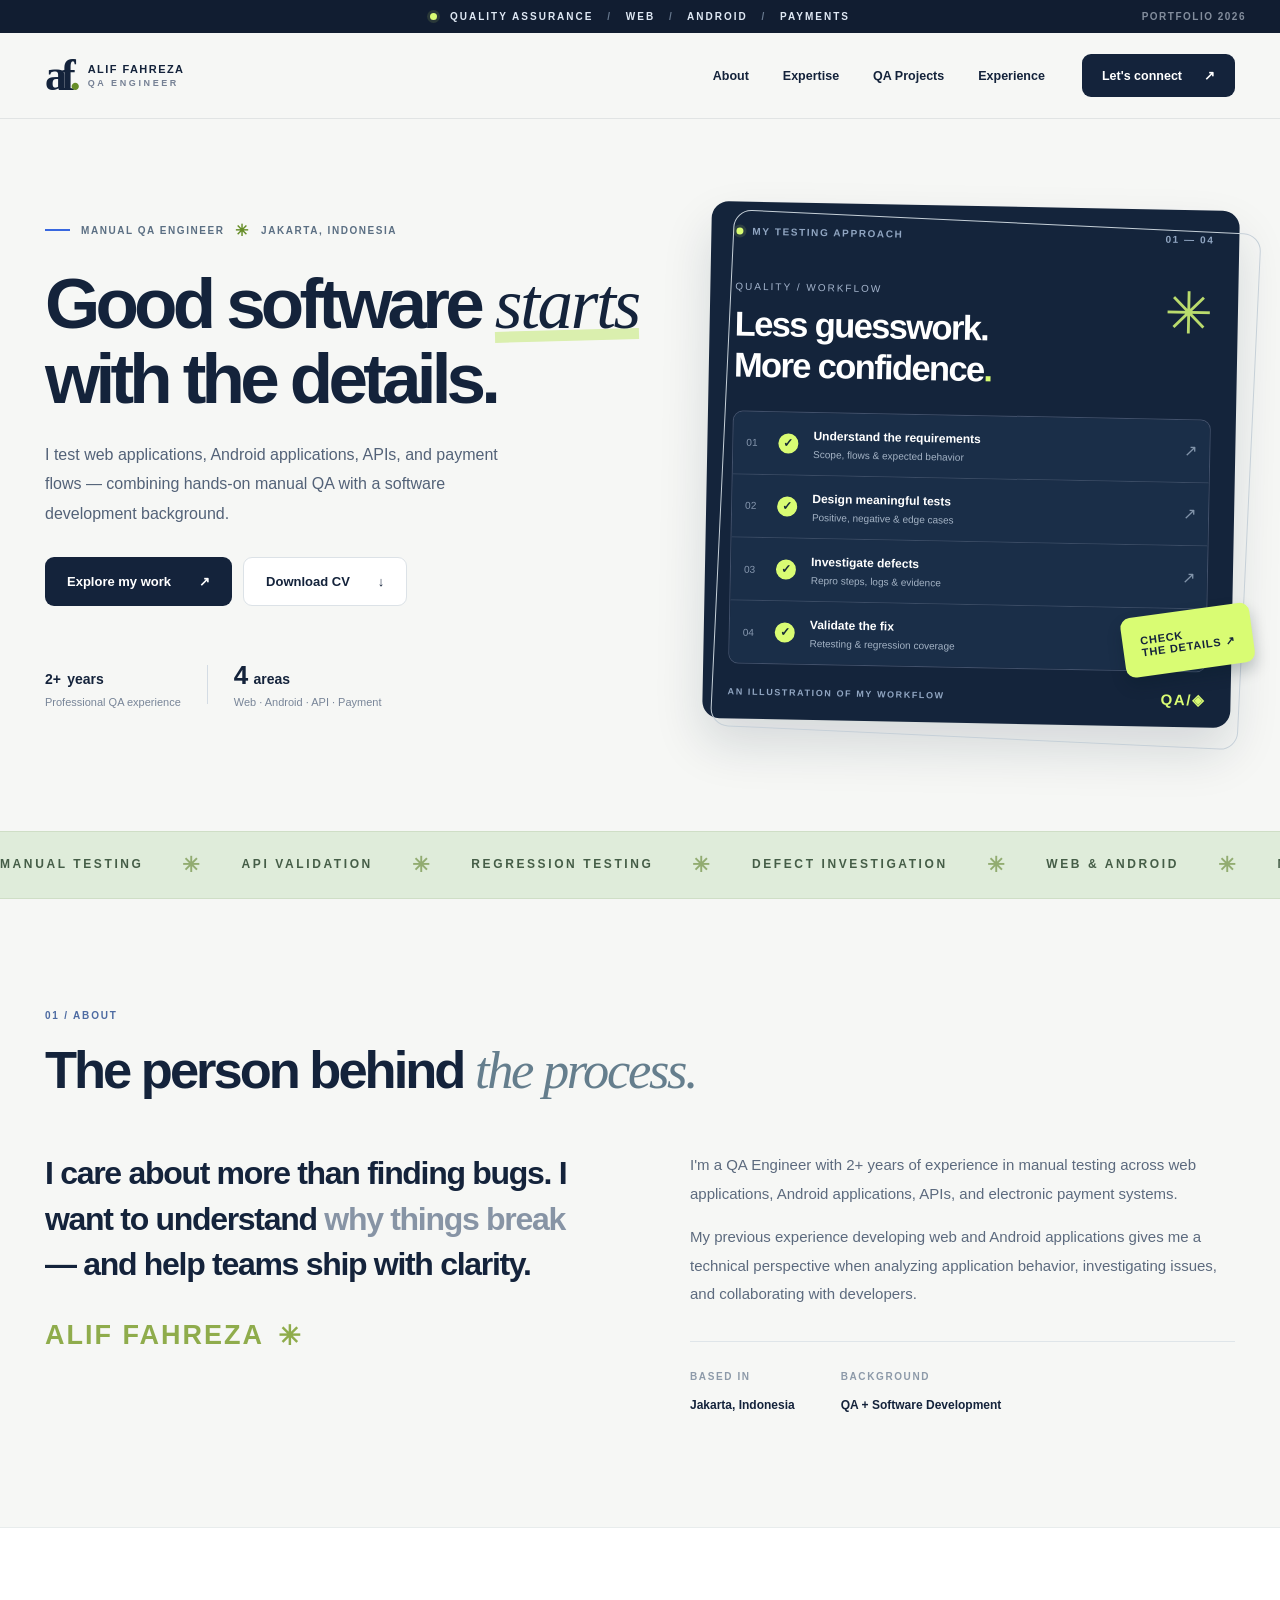
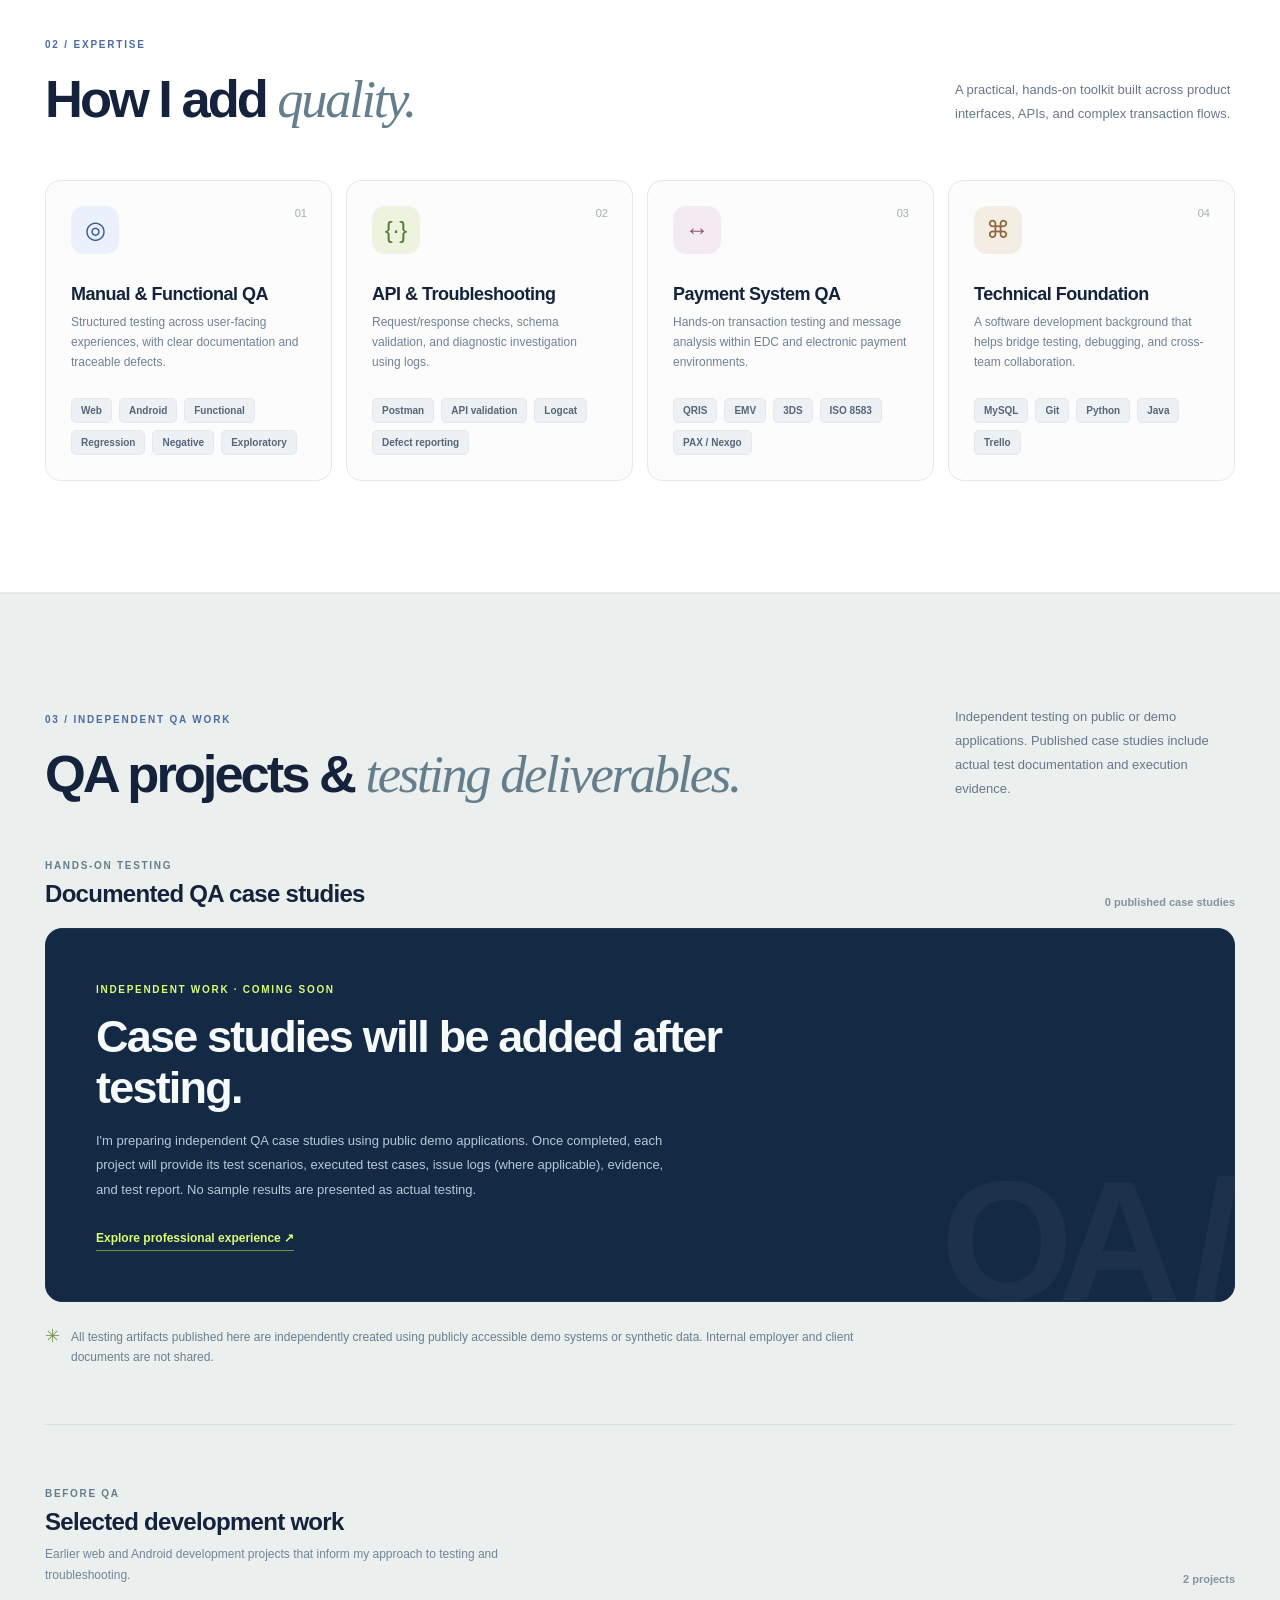
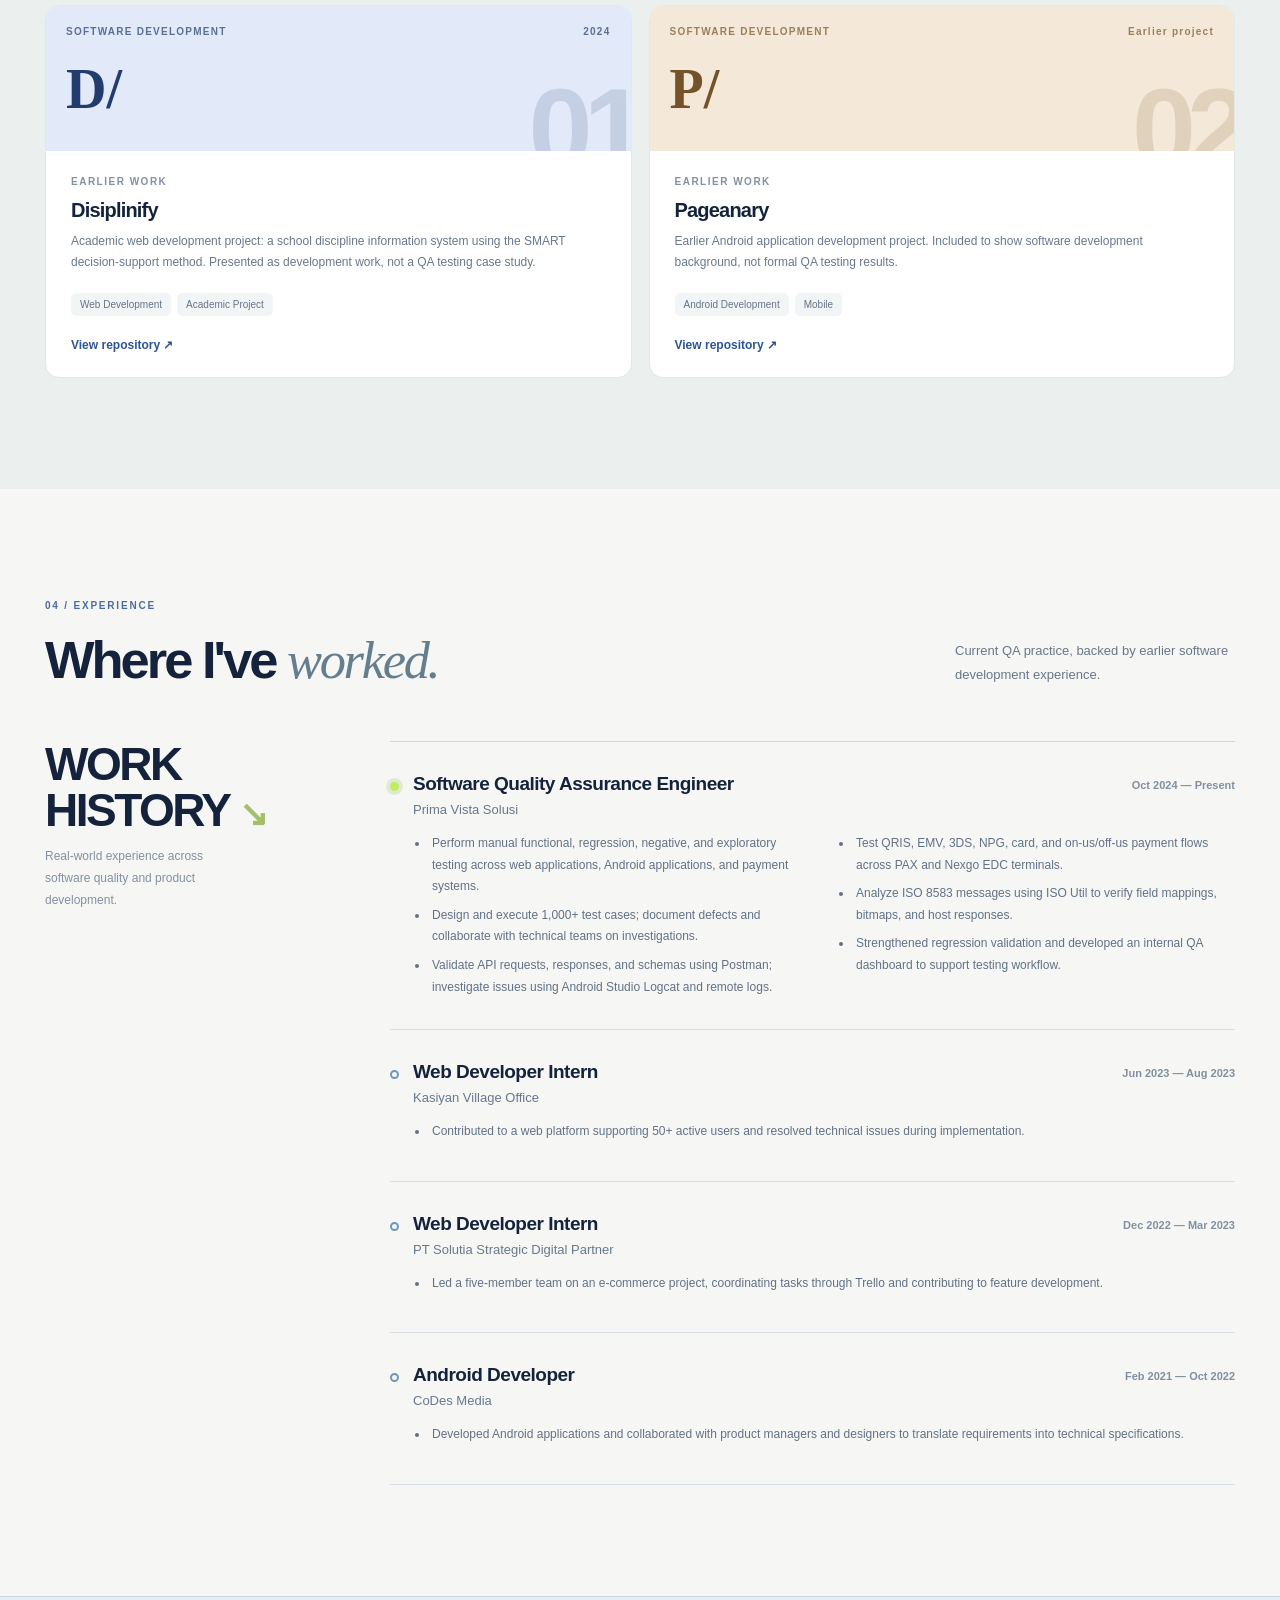
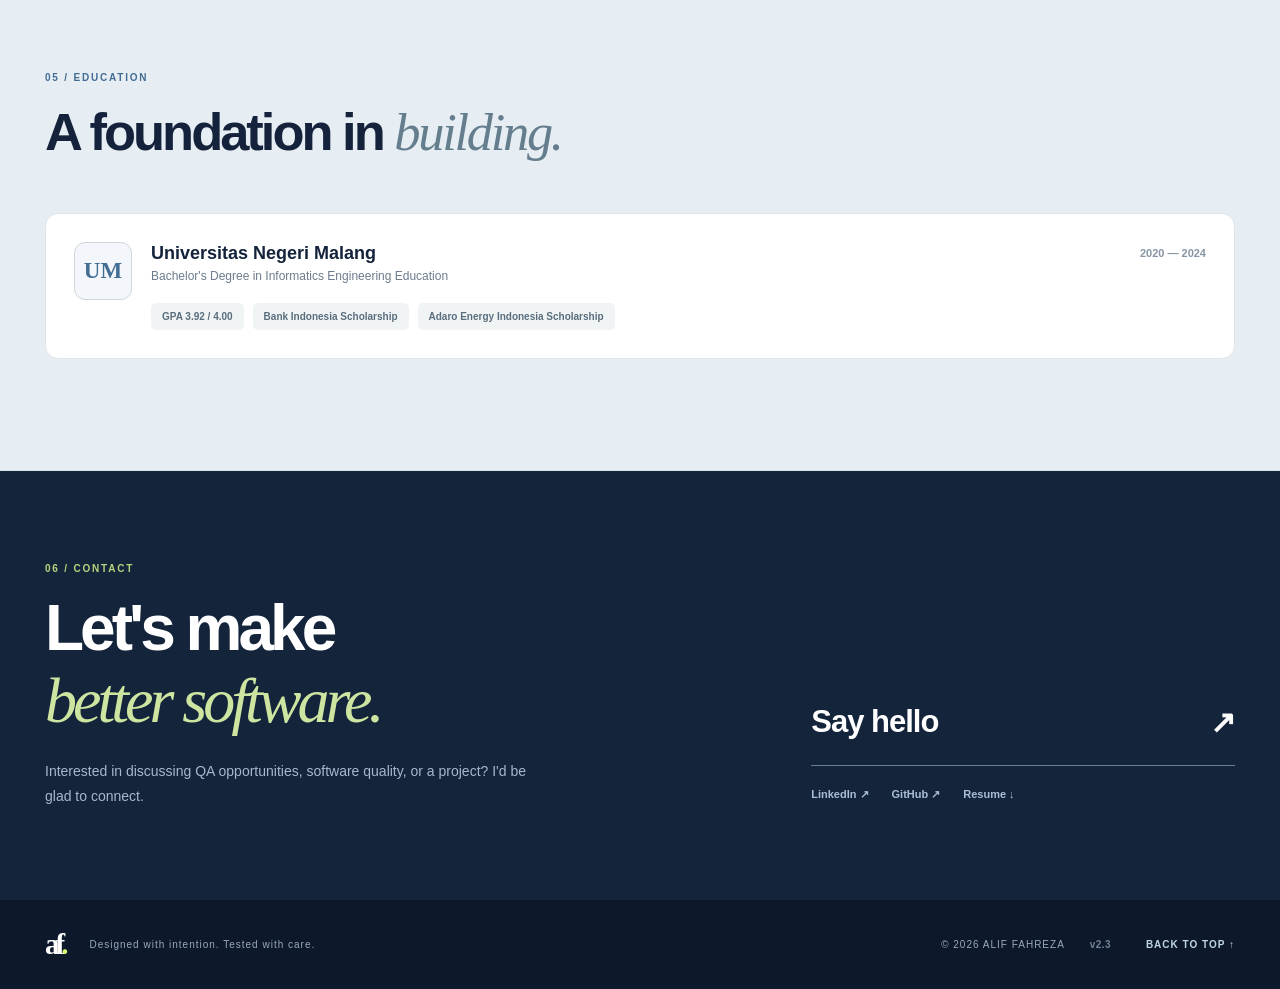
<file: index.html>
<!DOCTYPE html>

<html lang="en">
<head>
<meta charset="utf-8"/>
<meta name="portfolio-version" content="2.3.0"/>
<meta content="width=device-width, initial-scale=1" name="viewport"/>
<meta content="#101b2c" name="theme-color"/>
<meta content="Alif Fahreza: Manual QA Engineer with 2+ years of experience in web, Android, API, and payment testing. Independent QA case studies, test artifacts, and software development experience." name="description"/>
<meta content="website" property="og:type"/>
<meta content="Alif Fahreza — QA Engineer" property="og:title"/>
<meta content="QA Engineer portfolio featuring independent QA testing deliverables, web and Android testing, API validation, and experience in payment systems." property="og:description"/>
<meta content="https://aliffahreza.github.io/" property="og:url"/>
<title>Alif Fahreza — QA Engineer</title>
<link href="assets/favicon.svg" rel="icon" type="image/svg+xml"/>
<link href="assets/css/styles.css?v=2.3.0" rel="stylesheet"/>
<script defer="" src="data/site.js?v=2.3.0"></script>
<script defer="" src="data/projects.js?v=2.3.0"></script>
<script defer="" src="assets/js/app.js?v=2.3.0"></script>
</head>
<body data-portfolio-version="2.3.0">
<a class="skip-link" href="#main">Skip to content</a>
<div class="announcement"><span class="ann-dot"></span><span>QUALITY ASSURANCE <span class="ann-slash">/</span> WEB <span class="ann-slash">/</span> ANDROID <span class="ann-slash">/</span> PAYMENTS</span><span class="announcement-right">PORTFOLIO <span id="announcement-year">2026</span></span></div>
<header class="site-header" id="top">
<nav aria-label="Main navigation" class="nav container">
<a aria-label="Alif Fahreza, back to top" class="brand" href="#top"><span aria-hidden="true" class="brand-mark">af<span class="brand-point">.</span></span><span class="brand-name"><span id="brand-name">ALIF FAHREZA</span><small id="brand-role">QA ENGINEER</small></span></a>
<button aria-controls="nav-links" aria-expanded="false" aria-label="Open navigation" class="mobile-toggle" id="mobile-toggle" type="button"><span></span><span></span></button>
<div class="nav-links" id="nav-links"><a href="#about">About</a><a href="#expertise">Expertise</a><a href="#projects">QA Projects</a><a href="#experience">Experience</a><a class="nav-contact" href="#contact">Let's connect <span aria-hidden="true">↗</span></a></div>
</nav>
</header>
<main id="main">
<section aria-labelledby="hero-title" class="hero container">
<div class="hero-copy">
<div class="eyebrow"><span class="eyebrow-line"></span> MANUAL QA ENGINEER <span class="eyebrow-spark">✳</span> <span id="hero-location">JAKARTA, INDONESIA</span></div>
<h1 id="hero-title">Good software <em>starts</em> with the details.</h1>
<p class="hero-intro" id="hero-intro">I'm Alif, a QA Engineer who tests web, Android, and payment experiences — turning careful investigation into more reliable software.</p>
<div class="hero-actions"><a class="btn btn-primary" href="#projects">Explore my work <span aria-hidden="true">↗</span></a><a class="btn btn-ghost" download="" href="assets/files/resume/Alif_Fahreza_QA_Engineer_CV.pdf" id="cv-hero">Download CV <span aria-hidden="true">↓</span></a></div>
<div class="hero-proof"><div><strong><span class="years-number" id="hero-qa-years">2+</span> <span>years</span></strong><small>Professional QA experience</small></div><div class="proof-divider"></div><div><strong>4 <span>areas</span></strong><small>Web · Android · API · Payment</small></div></div>
</div>
<div aria-label="Illustrative quality assurance checklist graphic" class="hero-visual">
<div class="visual-topline"><span><span class="live-dot"></span> MY TESTING APPROACH</span><span>01 — 04</span></div>
<div class="visual-header"><div><span class="vis-label">QUALITY / WORKFLOW</span><h2>Less guesswork.<br/>More confidence<span class="dot-text">.</span></h2></div><div aria-hidden="true" class="visual-asterisk">✳</div></div>
<div aria-label="An illustrative four-step testing process" class="checklist">
<div class="check-row"><span class="check-no">01</span><span aria-hidden="true" class="check-icon">✓</span><span><b>Understand the requirements</b><small>Scope, flows &amp; expected behavior</small></span><span class="check-arrow">↗</span></div>
<div class="check-row"><span class="check-no">02</span><span aria-hidden="true" class="check-icon">✓</span><span><b>Design meaningful tests</b><small>Positive, negative &amp; edge cases</small></span><span class="check-arrow">↗</span></div>
<div class="check-row"><span class="check-no">03</span><span aria-hidden="true" class="check-icon">✓</span><span><b>Investigate defects</b><small>Repro steps, logs &amp; evidence</small></span><span class="check-arrow">↗</span></div>
<div class="check-row"><span class="check-no">04</span><span aria-hidden="true" class="check-icon">✓</span><span><b>Validate the fix</b><small>Retesting &amp; regression coverage</small></span><span class="check-arrow">↗</span></div>
</div>
<div class="visual-bottom"><span>AN ILLUSTRATION OF MY WORKFLOW</span><span class="visual-bottom-mark">QA/◈</span></div>
<span aria-hidden="true" class="visual-floating">CHECK<br/>THE DETAILS ↗</span>
</div>
</section>
<div aria-label="Areas of expertise" class="marquee-band"><div aria-hidden="true" class="marquee-content">MANUAL TESTING <span>✳</span> API VALIDATION <span>✳</span> REGRESSION TESTING <span>✳</span> DEFECT INVESTIGATION <span>✳</span> WEB &amp; ANDROID <span>✳</span> MANUAL TESTING <span>✳</span> API VALIDATION <span>✳</span></div></div>
<section aria-labelledby="about-title" class="section about-section container" id="about">
<div class="section-heading"><span class="section-index">01 / ABOUT</span><h2 id="about-title">The person behind <span class="subtle-italic">the process.</span></h2></div>
<div class="about-grid"><div class="about-statement"><p>I care about more than finding bugs. I want to understand <span>why things break</span> — and help teams ship with clarity.</p><div class="about-signature"><span id="about-signature-name">ALIF FAHREZA</span> <span>✳</span></div></div><div class="about-copy"><p id="about-p1">I'm a QA Engineer with 2+ years of experience in manual testing across web applications, Android applications, APIs, and electronic payment systems.</p><p id="about-p2">My previous experience developing web and Android applications gives me a technical perspective when analyzing application behavior, investigating issues, and collaborating with developers.</p><div class="about-details"><div><span>BASED IN</span><strong id="about-location">Jakarta, Indonesia</strong></div><div><span>BACKGROUND</span><strong>QA + Software Development</strong></div></div></div></div>
</section>
<section aria-labelledby="expertise-title" class="section expertise-section" id="expertise"><div class="container"><div class="section-heading heading-with-sub"><div><span class="section-index">02 / EXPERTISE</span><h2 id="expertise-title">How I add <span class="subtle-italic">quality.</span></h2></div><p>A practical, hands-on toolkit built across product interfaces, APIs, and complex transaction flows.</p></div><div class="expertise-grid" id="expertise-grid"></div></div></section>
<section aria-labelledby="projects-title" class="section projects-section" id="projects">
<div class="container">
<div class="section-heading heading-with-sub">
<div><span class="section-index">03 / INDEPENDENT QA WORK</span><h2 id="projects-title">QA projects &amp; <span class="subtle-italic">testing deliverables.</span></h2></div>
<p>Independent testing on public or demo applications. Published case studies include actual test documentation and execution evidence.</p>
</div>
<div class="qa-projects-heading">
<div><span class="overline">HANDS-ON TESTING</span><h3>Documented QA case studies</h3></div>
<span aria-live="polite" class="project-count" id="qa-projects-count"></span>
</div>
<div aria-live="polite" class="qa-projects-grid" id="qa-projects-grid"></div>
<div class="project-disclaimer"><span class="project-disclaimer-icon">✳</span><p>All testing artifacts published here are independently created using publicly accessible demo systems or synthetic data. Internal employer and client documents are not shared.</p></div>
<div class="portfolio-subsection" id="development">
<div class="portfolio-subsection-head"><div><span class="overline">BEFORE QA</span><h3>Selected development work</h3><p>Earlier web and Android development projects that inform my approach to testing and troubleshooting.</p></div><span aria-live="polite" class="project-count" id="development-count"></span></div>
<div class="projects-grid" id="development-grid"></div>
</div>
</div>
</section><section aria-labelledby="experience-title" class="section experience-section container" id="experience"><div class="section-heading heading-with-sub"><div><span class="section-index">04 / EXPERIENCE</span><h2 id="experience-title">Where I've <span class="subtle-italic">worked.</span></h2></div><p>Current QA practice, backed by earlier software development experience.</p></div><div class="experience-layout"><div class="experience-label"><div class="experience-label-marker">WORK<br/>HISTORY <span>↘</span></div><p>Real-world experience across software quality and product development.</p></div><div class="experience-list" id="experience-list"></div></div></section>


<section aria-labelledby="education-title" class="section education-section" id="education"><div class="container"><div class="section-heading"><span class="section-index">05 / EDUCATION</span><h2 id="education-title">A foundation in <span class="subtle-italic">building.</span></h2></div><div class="education-card"><div class="edu-icon">UM</div><div class="edu-main"><h3>Universitas Negeri Malang</h3><p>Bachelor's Degree in Informatics Engineering Education</p><div class="edu-awards"><span>GPA 3.92 / 4.00</span><span>Bank Indonesia Scholarship</span><span>Adaro Energy Indonesia Scholarship</span></div></div><span class="edu-date">2020 — 2024</span></div></div></section>
<section aria-labelledby="contact-title" class="contact-section" id="contact"><div class="container contact-layout"><div><span class="section-index section-index-light">06 / CONTACT</span><h2 id="contact-title">Let's make <span>better software.</span></h2><p>Interested in discussing QA opportunities, software quality, or a project? I'd be glad to connect.</p></div><div class="contact-action"><a class="contact-email" href="mailto:muhammadaliffahrezaalrafi@gmail.com" id="contact-email">Say hello <span aria-hidden="true">↗</span></a><div class="contact-social"><a href="https://linkedin.com/in/aliffahreza" id="contact-linkedin" rel="noopener noreferrer" target="_blank">LinkedIn ↗</a><a href="https://github.com/AlifFahreza" id="contact-github" rel="noopener noreferrer" target="_blank">GitHub ↗</a><a download="" href="assets/files/resume/Alif_Fahreza_QA_Engineer_CV.pdf" id="contact-cv">Resume ↓</a></div></div></div></section>
</main>
<footer class="site-footer"><div class="container footer-inner"><a class="footer-brand" href="#top">af<span>.</span></a><p>Designed with intention. Tested with care.</p><span>© <span id="footer-year">2026</span> <span id="footer-name">ALIF FAHREZA</span></span><small class="build-version" aria-label="Portfolio version">v2.3</small><a class="back-top" href="#top">BACK TO TOP ↑</a></div></footer>
</body>
</html>
</file>
<file: assets/css/styles.css>
:root{--ink:#14233b;--ink2:#283a55;--muted:#69768a;--line:#dfe5e9;--paper:#f6f7f5;--white:#fff;--accent:#d9fc73;--blue:#3867df;--radius:18px;--max:1190px}*{box-sizing:border-box}html{scroll-behavior:smooth;scroll-padding-top:105px}body{margin:0;background:var(--paper);color:var(--ink);font-family:Inter,"Segoe UI",Arial,Helvetica,sans-serif;-webkit-font-smoothing:antialiased}a{color:inherit;text-decoration:none}button{font:inherit}button:focus-visible,a:focus-visible{outline:3px solid #7197ed;outline-offset:4px}::selection{background:#d9fc73;color:#152338}.container{width:min(var(--max),calc(100% - 88px));margin-inline:auto}.skip-link{position:absolute;z-index:99;top:-100px;left:20px;background:#fff;padding:12px;border-radius:6px}.skip-link:focus{top:10px}.announcement{height:33px;background:#111d31;color:#dfe8f4;display:flex;justify-content:center;align-items:center;font-size:10px;font-weight:750;letter-spacing:2px;gap:13px;position:relative}.ann-dot,.live-dot{width:7px;height:7px;background:var(--accent);display:inline-block;border-radius:50%;box-shadow:0 0 0 3px rgba(218,252,115,.12)}.ann-slash{color:#68798f;margin:0 9px}.announcement-right{position:absolute;right:34px;opacity:.55;letter-spacing:1.5px}.site-header{height:86px;background:rgba(246,247,245,.96);position:sticky;top:0;z-index:30;border-bottom:1px solid rgba(20,35,59,.09);backdrop-filter:blur(14px)}.nav{height:100%;display:flex;justify-content:space-between;align-items:center}.brand{display:flex;align-items:center;gap:13px}.brand-mark{font-family:Georgia,serif;color:var(--ink);font-size:44px;letter-spacing:-6px;line-height:.8;font-weight:900}.brand-point,.dot-text{color:#668d27}.brand-name{font-size:11px;letter-spacing:1.45px;font-weight:850;display:flex;flex-direction:column;gap:3px}.brand-name small{letter-spacing:2.6px;font-size:9px;color:#758094;font-weight:650}.nav-links{display:flex;align-items:center;gap:34px;font-size:12.5px;font-weight:650}.nav-links>a:not(.nav-contact){padding:12px 0;transition:color .2s}.nav-links>a:hover{color:#4268ba}.nav-contact{background:var(--ink);color:#fff;padding:14px 20px;border-radius:9px;margin-left:3px;display:flex;gap:22px;align-items:center}.nav-contact:hover,.btn-primary:hover{background:#2c4468}.mobile-toggle{display:none}.hero{display:grid;grid-template-columns:1.08fr .92fr;gap:42px;align-items:center;padding-top:87px;padding-bottom:108px;min-height:690px}.eyebrow{font-size:10px;letter-spacing:1.55px;color:#5b6f83;font-weight:750;display:flex;align-items:center;gap:11px;flex-wrap:wrap}.eyebrow-line{width:25px;height:2px;background:var(--blue)}.eyebrow-spark{font-size:16px;color:#668d27}.hero h1{font-size:clamp(54px,5.55vw,82px);line-height:1.04;letter-spacing:-4.8px;margin:27px 0 24px;max-width:720px;font-weight:780}.hero h1 em,.subtle-italic{font-style:italic;font-family:Georgia,"Times New Roman",serif;font-weight:400;letter-spacing:-2.3px}.hero h1 em{position:relative;z-index:0}.hero h1 em:after{content:"";position:absolute;bottom:2px;left:0;width:100%;height:11px;background:#daefae;z-index:-1;transform:rotate(-1.5deg)}.hero-intro{font-size:16px;line-height:1.85;color:#536278;max-width:480px;margin:0 0 29px}.hero-actions{display:flex;gap:11px;flex-wrap:wrap}.btn{display:inline-flex;justify-content:center;align-items:center;gap:28px;padding:16px 22px;border-radius:9px;font-weight:740;font-size:13px;transition:background .2s,transform .2s}.btn:hover{transform:translateY(-2px)}.btn-primary{background:var(--ink);color:white}.btn-ghost{background:#fff;border:1px solid #dce2e7}.btn-ghost:hover{background:#eef1ed}.hero-proof{display:flex;align-items:center;gap:26px;margin-top:54px}.hero-proof>div:not(.proof-divider){display:flex;flex-direction:column;gap:5px}.hero-proof strong{font-size:26px;letter-spacing:-1px}.hero-proof strong span{font-size:14px;letter-spacing:0;font-weight:650}.hero-proof small{font-size:11px;color:#788598}.proof-divider{height:39px;width:1px;background:#d4dce4}.hero-visual{min-height:505px;border-radius:17px;padding:24px 25px 18px;background:#14243b;color:white;position:relative;box-shadow:0 25px 50px rgba(14,34,60,.14);transform:rotate(1.1deg)}.hero-visual:before{content:"";position:absolute;top:15px;right:-15px;bottom:-15px;left:15px;border:1px solid #c6d0d8;border-radius:18px;z-index:-1;transform:rotate(1.6deg)}.visual-topline,.visual-bottom{display:flex;justify-content:space-between;align-items:center;font-size:10px;letter-spacing:1.6px;color:#91a6c2;font-weight:750}.visual-topline>span:first-child{display:flex;align-items:center;gap:9px}.visual-header{display:flex;justify-content:space-between;gap:12px;margin:39px 0 25px}.vis-label{font-size:10px;letter-spacing:2px;color:#a5b5cd}.visual-header h2{font-size:clamp(27px,2.7vw,41px);letter-spacing:-1.65px;line-height:1.18;margin:10px 0 0}.dot-text{color:var(--accent)}.visual-asterisk{font-size:58px;line-height:1;color:#d7fb76;opacity:.85}.checklist{display:grid;gap:0;border:1px solid #42516b;border-radius:10px;overflow:hidden}.check-row{display:grid;grid-template-columns:22px 25px 1fr 12px;gap:10px;align-items:center;padding:15px 13px;background:#1a2e48;border-bottom:1px solid #3b4c65}.check-row:last-child{border:0}.check-no{color:#8798af;font-size:10px}.check-icon{background:var(--accent);width:20px;height:20px;border-radius:50%;color:#162a37;display:flex;align-items:center;justify-content:center;font-size:12px;font-weight:bold}.check-row b{display:block;font-size:12px;font-weight:750;line-height:1.35}.check-row small{display:block;color:#a3b2c4;font-size:10px;margin-top:5px}.check-arrow{color:#8294aa}.visual-bottom{margin-top:19px;font-size:9px}.visual-bottom-mark{color:var(--accent);font-size:15px}.visual-floating{position:absolute;right:-21px;bottom:57px;background:var(--accent);color:var(--ink);font-size:11px;font-weight:900;letter-spacing:.8px;line-height:1.1;padding:18px 18px;border-radius:10px;transform:rotate(-9deg);box-shadow:0 8px 15px #051a243b}.marquee-band{overflow:hidden;background:#dfecda;border-top:1px solid #cfdec6;border-bottom:1px solid #cfdec6;padding:21px 0}.marquee-content{width:max-content;white-space:nowrap;font-size:12px;letter-spacing:2.6px;color:#455d47;font-weight:840;animation:drift 38s linear infinite}.marquee-content span{margin:0 33px;color:#92ac71;font-size:21px;vertical-align:middle}@keyframes drift{to{transform:translateX(-38%)}}.section{padding-top:111px;padding-bottom:111px}.section-heading{margin-bottom:50px}.section-index{display:block;font-weight:800;font-size:10px;letter-spacing:1.8px;color:#4d6ba2;margin-bottom:19px}.section-heading h2,.resources-card h2{font-size:clamp(39px,4.1vw,61px);line-height:1.16;letter-spacing:-3px;margin:0;font-weight:760}.subtle-italic{color:#657e8d}.heading-with-sub{display:flex;justify-content:space-between;align-items:end;gap:35px}.heading-with-sub>p{max-width:280px;color:#68778a;font-size:13px;line-height:1.85;margin:0 0 4px}.about-grid{display:grid;grid-template-columns:1fr 1fr;gap:100px}.about-statement>p{font-size:clamp(26px,2.5vw,37px);line-height:1.42;letter-spacing:-1.3px;font-weight:650;margin:0}.about-statement>p span{color:#8794a5}.about-signature{display:flex;align-items:center;gap:14px;margin-top:32px;font-size:10px;font-weight:850;letter-spacing:2px}.about-signature span{font-size:27px;color:#8fac4c}.about-copy{color:#5c6a7e;font-size:15px;line-height:1.9}.about-copy p:first-child{margin-top:0}.about-details{display:flex;gap:46px;margin-top:32px;border-top:1px solid var(--line);padding-top:25px;flex-wrap:wrap}.about-details>div{display:flex;flex-direction:column;gap:8px}.about-details span{font-size:10px;letter-spacing:1.6px;font-weight:780;color:#8d9aa9}.about-details strong{color:var(--ink);font-size:12px}.expertise-section{background:#fff;border-top:1px solid #e8ecec;border-bottom:1px solid #e8ecec}.expertise-grid{display:grid;grid-template-columns:repeat(4,1fr);gap:14px}.expertise-card{border:1px solid #e4e9ee;background:#fbfcfb;border-radius:15px;padding:25px;min-height:300px;display:flex;flex-direction:column;position:relative;transition:transform .22s,border .22s}.expertise-card:hover{transform:translateY(-5px);border-color:#b3c4d8}.exp-symbol{display:flex;justify-content:center;align-items:center;width:48px;height:48px;border-radius:13px;background:#eaf0fc;color:#375a93;font-size:24px}.expertise-card:nth-child(2) .exp-symbol{background:#edf3df;color:#577a39}.expertise-card:nth-child(3) .exp-symbol{background:#f4eaf1;color:#925779}.expertise-card:nth-child(4) .exp-symbol{background:#f4ede3;color:#8c673d}.expertise-card .expertise-no{position:absolute;top:26px;right:24px;font-size:11px;color:#a2aebc}.expertise-card h3{font-size:18px;letter-spacing:-.5px;margin:30px 0 8px}.expertise-card p{font-size:12px;line-height:1.65;color:#728096;margin:0}.skill-chips{display:flex;gap:7px;flex-wrap:wrap;margin-top:auto;padding-top:25px}.skill-chips span{padding:6px 9px;background:#eef1f4;border:1px solid #e5e9ed;color:#56657a;border-radius:5px;font-size:10px;font-weight:650}.experience-layout{display:grid;grid-template-columns:240px 1fr;gap:105px}.experience-label-marker{font-size:46px;line-height:1;letter-spacing:-2.5px;font-weight:850}.experience-label-marker span{color:#a4bf6b;font-size:35px}.experience-label>p{max-width:180px;font-size:12px;line-height:1.85;color:#8290a0}.experience-list{border-top:1px solid #cdd6dc}.job{padding:31px 0;border-bottom:1px solid #d6dfe5;display:grid;grid-template-columns:1fr auto;gap:12px 20px}.job-heading{display:flex;align-items:flex-start;gap:14px}.job-dot{margin-top:9px;width:9px;height:9px;border:2px solid #6f96be;border-radius:50%;flex:none}.job.primary .job-dot{background:#c1eb64;border-color:#c1eb64;box-shadow:0 0 0 4px #e0e9d2}.job h3{font-size:19px;letter-spacing:-.5px;margin:0 0 5px}.job-company{font-size:13px;color:#67788d}.job-date{font-size:11px;font-weight:700;color:#8190a1;white-space:nowrap;margin-top:6px}.job-bullets{grid-column:1/-1;margin:3px 0 0 23px;padding-left:16px;color:#627186;font-size:12px;line-height:1.8}.job-bullets li{padding-left:3px;margin-bottom:7px}.job.primary .job-bullets{columns:2;column-gap:42px}.job.primary .job-bullets li{break-inside:avoid}.projects-section{background:#ebefee;border-top:1px solid #e1e6e6}.projects-toolbar{display:flex;justify-content:space-between;align-items:center;gap:15px;margin-bottom:24px}.filter-group{display:flex;gap:7px;flex-wrap:wrap}.filter{border:1px solid #d3dbdd;border-radius:7px;color:#5a6c80;font-size:11px;font-weight:700;background:#fff;padding:10px 15px;cursor:pointer}.filter:hover{border-color:#8f9dad}.filter.active{color:#fff;background:var(--ink);border-color:var(--ink)}.project-count{color:#8592a0;font-size:11px;font-weight:700}.projects-grid{display:grid;grid-template-columns:repeat(3,1fr);gap:17px}.project-card{border-radius:14px;background:#fff;overflow:hidden;border:1px solid #e1e8e8;display:flex;flex-direction:column;min-height:390px;transition:transform .2s,box-shadow .2s}.project-card:hover{transform:translateY(-4px);box-shadow:0 15px 30px #24364a0e}.project-art{height:155px;padding:20px;position:relative;overflow:hidden;background:#142943;color:#e8f4fd}.project-art.theme-olive{background:#dde7d0;color:#28422e}.project-art.theme-blue{background:#e2eaf9;color:#213c6d}.project-art.theme-sand{background:#f4e9d8;color:#74522a}.art-top{display:flex;justify-content:space-between;font-size:10px;letter-spacing:1.25px;font-weight:800;opacity:.7}.art-big{position:absolute;bottom:-36px;right:-8px;font-weight:900;font-size:115px;letter-spacing:-9px;line-height:1;opacity:.15}.art-symbol{font-size:56px;margin-top:20px;display:block;font-family:Georgia,serif;font-weight:bold}.project-body{padding:25px;display:flex;flex:1;flex-direction:column}.project-type{font-size:10px;font-weight:850;letter-spacing:1.5px;color:#8292a3}.project-body h3{font-size:20px;letter-spacing:-.8px;margin:12px 0 9px}.project-body>p{color:#69788c;font-size:12px;line-height:1.75;margin:0 0 20px}.project-tags{display:flex;flex-wrap:wrap;gap:6px;margin-top:auto}.project-tags span{font-size:10px;color:#64748a;padding:6px 9px;background:#f2f5f6;border-radius:5px}.project-links{margin-top:22px;display:flex;gap:16px;flex-wrap:wrap}.project-links a{font-size:12px;color:#2e5593;font-weight:800}.project-links a:hover{text-decoration:underline;text-underline-offset:4px}.project-empty{grid-column:1/-1;padding:65px 28px;text-align:center;border:1px dashed #aebfc3;background:#f5f8f7;border-radius:12px}.project-empty strong{display:block;font-size:22px}.project-empty p{color:#66788c;line-height:1.7;max-width:500px;margin:12px auto 0;font-size:13px}.projects-note{border-top:1px solid #d6dedf;margin-top:37px;padding-top:25px;display:flex;align-items:center;justify-content:space-between;gap:35px}.projects-note>div{display:flex;align-items:flex-start;gap:14px;max-width:720px}.note-icon{font-size:26px;color:#799553}.projects-note strong{font-size:13px}.projects-note p{color:#738196;font-size:12px;line-height:1.7;margin:6px 0 0}.text-link{font-weight:800;font-size:11px;white-space:nowrap;color:#365b85}.resource-section{padding-bottom:90px}.resources-card{background:#e4efd5;border-radius:18px;display:grid;grid-template-columns:1.25fr .75fr;gap:30px;padding:55px 48px 0;overflow:hidden;min-height:406px;border:1px solid #d9e5c9}.resources-card h2{font-size:clamp(35px,3.5vw,53px);max-width:560px}.resources-text>p{line-height:1.85;color:#576e59;font-size:13px;max-width:510px;margin:18px 0 28px}.resource-foot{display:flex;flex-wrap:wrap;align-items:center;gap:23px;margin-bottom:42px}.resource-foot>span{font-size:9px;letter-spacing:1px;font-weight:850;color:#618063;display:flex;gap:8px;align-items:center}.resource-dot{height:7px;width:7px;background:#477a4e;border-radius:50%}.btn-dark{background:#192e2e;color:#fff;padding:13px 17px;font-size:11px;gap:15px}.btn-dark:hover{background:#344f40}.resource-sheet{align-self:end;background:#fff;transform:rotate(-4deg) translate(11px,32px);min-height:307px;border:1px solid #d3dbcb;border-radius:10px 10px 0 0;box-shadow:0 5px 40px #5e775a33;overflow:hidden}.sheet-top{height:55px;background:#f4f7f1;border-bottom:1px solid #e5eee1;display:flex;align-items:center;padding:0 18px;gap:5px}.sheet-top>span{width:7px;height:7px;border-radius:50%;background:#bdc7b9}.sheet-top b{font-size:9px;letter-spacing:1px;margin-left:12px;color:#6b8573}.sheet-row{display:grid;grid-template-columns:.8fr 2fr .8fr;gap:8px;padding:14px 15px;border-bottom:1px solid #eef1ed;color:#7c8a88;font-size:10px}.sheet-head{background:#f8faf8;font-weight:800;font-size:8px;letter-spacing:1px;color:#617563}.status-pass{color:#92a68b}.sheet-fade{display:flex;flex-direction:column;gap:17px;padding:19px}.sheet-fade span{height:7px;background:#eff3ed;border-radius:5px}.sheet-fade span:nth-child(2){width:70%}.sheet-fade span:nth-child(3){width:88%}.education-section{padding-top:75px}.education-card{border:1px solid var(--line);background:#fff;padding:28px;border-radius:13px;display:flex;align-items:flex-start;gap:19px}.edu-icon{border:1px solid #ccd8dc;width:58px;height:58px;border-radius:11px;display:flex;align-items:center;justify-content:center;font-family:Georgia,serif;font-size:23px;font-weight:bold;color:#436e93;background:#f3f7fb}.edu-main{flex:1}.edu-main h3{margin:1px 0 5px;font-size:18px}.edu-main>p{color:#6c7b8d;margin:0;font-size:12px}.edu-awards{display:flex;gap:9px;flex-wrap:wrap;margin-top:20px}.edu-awards span{background:#f0f4f5;padding:8px 11px;border-radius:5px;font-size:10px;color:#596d7d;font-weight:700}.edu-date{color:#8795a5;font-weight:760;font-size:11px;white-space:nowrap;padding-top:5px}.contact-section{background:#14243b;color:#fff;padding:92px 0}.contact-layout{display:grid;grid-template-columns:1.25fr .75fr;gap:60px;align-items:end}.section-index-light{color:#bad37d}.contact-section h2{font-size:clamp(43px,5vw,76px);font-weight:800;letter-spacing:-4px;line-height:1.12;margin:0}.contact-section h2 span{display:block;font-family:Georgia,serif;font-style:italic;font-weight:400;color:#cde5a1}.contact-section p{color:#a7b8ce;font-size:14px;line-height:1.75;margin:23px 0 0;max-width:500px}.contact-action{padding-bottom:7px}.contact-email{display:flex;justify-content:space-between;gap:25px;font-size:31px;font-weight:650;letter-spacing:-1px;border-bottom:1px solid #698096;padding-bottom:24px}.contact-email:hover{color:var(--accent)}.contact-social{display:flex;flex-wrap:wrap;gap:23px;margin-top:22px;font-size:11px;font-weight:750;color:#a9bed7}.contact-social a:hover{color:white}.site-footer{background:#0d192b;color:#98a9bf}.footer-inner{display:flex;align-items:center;gap:25px;padding:28px 0;font-size:10px;letter-spacing:1px}.footer-brand{font-size:29px;font-family:Georgia,serif;font-weight:bold;color:white;letter-spacing:-4px}.footer-brand span{color:var(--accent)}.footer-inner p{margin:0;flex:1}.back-top{margin-left:10px;color:#c0d5e8;font-weight:750}.back-top:hover{color:white}
@media(max-width:1120px){.hero{gap:25px}.hero h1{font-size:clamp(52px,5.9vw,72px)}.container{width:min(var(--max),calc(100% - 56px))}.experience-layout{grid-template-columns:160px 1fr;gap:40px}.expertise-grid{grid-template-columns:repeat(2,1fr)}.expertise-card{min-height:250px}.projects-grid{grid-template-columns:repeat(2,1fr)}.resources-card{grid-template-columns:1fr .65fr}.resource-foot{flex-direction:column;align-items:flex-start;gap:13px}}
@media(max-width:790px){.announcement-right{display:none}.site-header{height:72px}.nav-links{position:absolute;top:72px;left:0;right:0;background:var(--paper);border-bottom:1px solid #dce3e6;padding:22px 28px;display:none;flex-direction:column;align-items:stretch;gap:13px;box-shadow:0 16px 20px #172a3820}.nav-links.open{display:flex}.nav-links>a{padding:12px 0}.nav-contact{justify-content:space-between;margin:8px 0 0}.mobile-toggle{border:0;background:transparent;display:flex;flex-direction:column;gap:6px;padding:12px;cursor:pointer}.mobile-toggle span{width:24px;height:2px;background:#15233a;display:block}.hero{grid-template-columns:1fr;padding-top:55px;padding-bottom:73px;min-height:0}.hero-copy{max-width:680px}.hero h1{font-size:clamp(53px,8.5vw,74px)}.hero-visual{min-height:450px;max-width:570px;margin:15px auto 0;width:calc(100% - 30px)}.about-grid{gap:30px}.heading-with-sub{align-items:start;flex-direction:column;gap:15px}.section{padding:80px 0}.experience-layout{grid-template-columns:1fr;gap:24px}.experience-label{display:none}.resource-section{padding:70px 0}.resources-card{padding:40px 35px 0;grid-template-columns:1fr .7fr}.contact-layout{grid-template-columns:1fr;gap:35px}.contact-email{max-width:500px}.footer-inner{flex-wrap:wrap;gap:15px}}
@media(max-width:560px){.container{width:calc(100% - 38px)}.announcement{font-size:8px;letter-spacing:.85px}.ann-slash{margin:0 3px}.brand-mark{font-size:39px}.brand-name{font-size:10px}.hero{padding-top:47px;padding-bottom:65px}.eyebrow{font-size:8px;gap:8px;letter-spacing:1.15px}.hero h1{font-size:clamp(48px,12.1vw,66px);letter-spacing:-3.4px;margin:22px 0}.hero-intro{font-size:14px}.hero-proof{margin-top:38px;gap:17px}.hero-proof strong{font-size:23px}.hero-proof small{font-size:10px}.hero-visual{width:calc(100% - 20px);padding:20px 16px 14px;min-height:420px}.hero-visual:before{right:-8px;bottom:-8px}.visual-header{margin:28px 0 19px}.visual-header h2{font-size:29px}.visual-asterisk{font-size:39px}.check-row{padding:12px 9px;gap:7px;grid-template-columns:15px 21px 1fr 9px}.check-row b{font-size:11px}.check-row small{font-size:9px}.visual-floating{right:-9px;bottom:47px;font-size:9px;padding:12px}.visual-bottom{font-size:7px}.section{padding:73px 0}.section-heading{margin-bottom:33px}.section-heading h2,.resources-card h2{font-size:clamp(36px,9vw,48px);letter-spacing:-2px}.about-grid{grid-template-columns:1fr}.about-statement>p{font-size:29px}.about-copy{font-size:14px}.expertise-grid{grid-template-columns:1fr;gap:11px}.expertise-card{min-height:0;padding:23px}.expertise-card h3{margin-top:17px}.skill-chips{padding-top:18px}.job{grid-template-columns:1fr;gap:8px}.job-date{margin-left:24px;margin-top:0}.job-bullets{margin-top:5px}.job.primary .job-bullets{columns:1}.projects-grid{grid-template-columns:1fr}.projects-toolbar{align-items:flex-start;flex-direction:column}.filter{padding:9px 12px}.projects-note{align-items:flex-start;flex-direction:column}.resources-card{grid-template-columns:1fr;padding:35px 25px 0;gap:0}.resource-sheet{width:85%;margin:0 auto;transform:rotate(-3deg) translateY(32px)}.resource-foot{margin-bottom:20px}.education-card{flex-wrap:wrap}.edu-date{width:100%;margin-left:78px}.contact-section{padding:70px 0}.contact-section h2{font-size:52px;letter-spacing:-2.9px}.contact-email{font-size:25px}.footer-inner{gap:12px}.footer-inner p{flex:1 0 calc(100% - 55px)}.footer-inner span:not(.footer-brand span){margin-left:0}.back-top{margin-left:auto}}
@media(prefers-reduced-motion:reduce){*,*:before,*:after{scroll-behavior:auto!important;animation-duration:.01ms!important;transition-duration:.01ms!important}}
@media print{.announcement,.site-header,.marquee-band,.hero-visual,.btn,.filter-group,.contact-section,.site-footer,.resource-sheet{display:none!important}.hero,.section{padding:20px 0}.container{width:95%}.hero{display:block}.about-grid,.experience-layout,.projects-grid,.expertise-grid{display:block}.expertise-card,.project-card,.job{break-inside:avoid;margin:0 0 12px}.job.primary .job-bullets{columns:1}body{background:white}}


/* === V2: evidence-first QA case studies and separate development work === */
.qa-projects-heading,.portfolio-subsection-head{display:flex;align-items:end;justify-content:space-between;gap:20px;margin-bottom:20px}
.qa-projects-heading h3,.portfolio-subsection-head h3{margin:7px 0 0;font-size:24px;letter-spacing:-.7px}
.overline{font-size:10px;letter-spacing:1.7px;font-weight:800;color:#657e8d}
.qa-projects-grid{display:grid;grid-template-columns:repeat(2,minmax(0,1fr));gap:18px}
.qa-case-card{padding:29px;border-radius:14px;background:#fff;border:1px solid #d9e3e3;display:flex;flex-direction:column;min-width:0;box-shadow:0 8px 24px #22344a07}
.qa-case-topper{display:flex;justify-content:space-between;align-items:center;gap:16px;border-bottom:1px solid #e8eeee;padding-bottom:17px;margin-bottom:19px}
.qa-case-index,.qa-case-year{font-size:10px;letter-spacing:1.1px;font-weight:800;color:#6d8294}
.qa-case-card h3{font-size:25px;line-height:1.2;letter-spacing:-.8px;margin:0}
.qa-case-desc{color:#66798d;font-size:13px;line-height:1.8;margin:13px 0 18px}
.qa-case-details{display:grid;gap:11px;border-top:1px solid #e6eded;padding-top:20px;margin:22px 0 20px}
.qa-detail{display:grid;grid-template-columns:88px 1fr;gap:12px;font-size:12px;line-height:1.55}
.qa-detail dt{text-transform:uppercase;color:#7d92a2;font-size:10px;letter-spacing:.8px;font-weight:800}.qa-detail dd{margin:0;color:#293b52}
.qa-case-docs{border-top:1px solid #e3eaea;margin-top:auto;padding-top:19px}
.qa-case-docs-label{font-size:10px;letter-spacing:1.4px;font-weight:800;color:#708399}
.qa-artifacts{display:flex;flex-wrap:wrap;gap:8px;margin-top:12px}
.artifact-link{display:inline-flex;align-items:center;font-size:11px;line-height:1.4;font-weight:750;color:#24465e;background:#f0f5f4;padding:10px 12px;border:1px solid #d9e7e4;border-radius:7px;transition:background .2s}
.artifact-link:hover{background:#dbf1db}.qa-no-artifacts{font-size:12px;color:#74889b;margin:0}
.qa-empty{grid-column:1/-1;position:relative;display:flex;align-items:center;min-height:300px;overflow:hidden;background:#142943;color:#f7fafb;border-radius:17px;padding:50px;border:1px solid #1b354c}
.qa-empty-content{max-width:630px;position:relative;z-index:1}.qa-empty .overline{color:#d9fc73}
.qa-empty h3{font-size:clamp(29px,3.6vw,45px);letter-spacing:-1.8px;line-height:1.14;margin:14px 0 15px}
.qa-empty p{color:#b7c8d9;font-size:13px;line-height:1.9;max-width:580px}
.qa-empty-link{display:inline-flex;align-items:center;color:#d9fc73;font-size:12px;font-weight:800;margin-top:15px;border-bottom:1px solid #6b9346;padding-bottom:5px}
.qa-empty-mark{font-size:170px;font-weight:850;line-height:1;letter-spacing:-15px;color:#ffffff0a;position:absolute;right:10px;bottom:-25px;pointer-events:none}
.project-disclaimer{display:flex;align-items:start;gap:11px;margin:23px 0 0;color:#6a7e90}
.project-disclaimer-icon{color:#799553;font-size:18px}.project-disclaimer p{font-size:12px;line-height:1.7;max-width:820px;margin:2px 0}
.portfolio-subsection{padding-top:58px;margin-top:55px;border-top:1px solid #d6e0e0}
.portfolio-subsection-head p{font-size:12px;line-height:1.7;margin:8px 0 0;color:#748599;max-width:510px}
.projects-grid{grid-template-columns:repeat(2,minmax(0,1fr))}
.project-card{min-height:360px}.project-art{height:145px}
@media(max-width:820px){.qa-projects-grid,.projects-grid{grid-template-columns:1fr}.portfolio-subsection-head{align-items:start}}
@media(max-width:570px){.qa-empty{padding:30px 23px;min-height:310px}.qa-empty-mark{font-size:110px;right:0;bottom:0}.qa-case-card{padding:23px}.qa-detail{grid-template-columns:1fr;gap:3px}.qa-projects-heading,.portfolio-subsection-head{flex-direction:column;align-items:flex-start}.portfolio-subsection{margin-top:38px;padding-top:35px}}
@media print{.qa-empty{background:#fff;color:#142943}.qa-empty p{color:#485e76}.qa-projects-grid,.projects-grid{display:block}.qa-case-card{break-inside:avoid;margin-bottom:12px}}

.build-version{font-size:10px;color:#72839a;font-weight:600;letter-spacing:.4px;white-space:nowrap}

html,body{max-width:100%;overflow-x:clip}

/* V2.3 — full-bleed Education section, visually distinct from Experience. */
.education-section {
  background: #e7eef3;
  border-top: 1px solid #cbd9e3;
  border-bottom: 1px solid #d5e1e8;
}
.education-section .section-index { color: #426c94; }
@media print {
  .education-section { background: #fff; border-top: 1px solid #d2dce2; }
}
</file>
